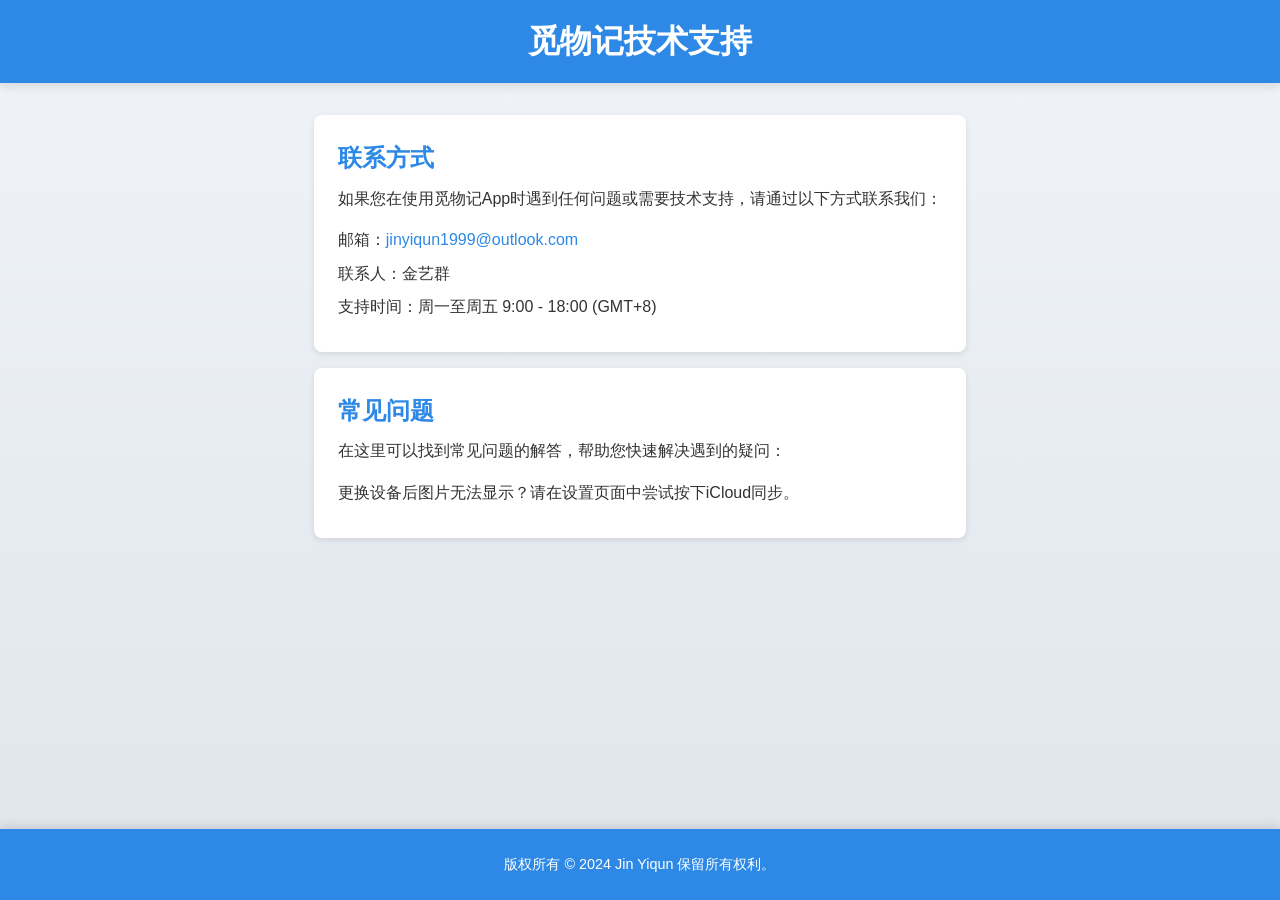
<file: index.html>
<!DOCTYPE html>  
<html lang="zh">  
<head>  
    <meta charset="UTF-8">  
    <meta name="viewport" content="width=device-width, initial-scale=1.0">  
    <title>觅物记技术支持</title>  
    <style>
        * {
            box-sizing: border-box;
            margin: 0;
            padding: 0;
        }
        
        body {
            font-family: Arial, sans-serif;
            background: linear-gradient(to bottom, #f0f4f8, #e0e5ec);
            color: #333;
            line-height: 1.6;
            display: flex;
            flex-direction: column;
            min-height: 100vh;
        }
        
        header {
            background-color: #2d89e5;
            color: white;
            padding: 1rem 0;
            text-align: center;
            box-shadow: 0px 4px 8px rgba(0, 0, 0, 0.1);
        }
        
        h1 {
            font-size: 2rem;
        }
        
        main {
            flex: 1;
            padding: 1rem;
            max-width: 800px;
            margin: 0 auto;
        }
        
        .contact-section, .faq-section {
            background: white;
            padding: 1.5rem;
            margin: 1rem 0;
            border-radius: 8px;
            box-shadow: 0 2px 6px rgba(0, 0, 0, 0.1);
        }
        
        h2 {
            font-size: 1.5rem;
            color: #2d89e5;
            margin-bottom: 0.5rem;
        }
        
        p {
            margin-bottom: 1rem;
        }
        
        ul {
            list-style-type: none;
        }
        
        ul li {
            margin-bottom: 0.5rem;
        }
        
        ul li a {
            color: #2d89e5;
            text-decoration: none;
        }
        
        ul li a:hover {
            text-decoration: underline;
        }
        
        footer {
            background-color: #2d89e5;
            color: white;
            text-align: center;
            padding: 1rem;
            font-size: 0.9rem;
            box-shadow: 0px -4px 8px rgba(0, 0, 0, 0.1);
        }
        
        footer p {
            margin: 0.5rem 0;
        }
        
        footer a {
            color: white;
            text-decoration: none;
            margin: 0 0.5rem;
        }
        
        footer a:hover {
            text-decoration: underline;
        }
        
        @media (max-width: 600px) {
            h1 {
                font-size: 1.5rem;
            }
        
            h2 {
                font-size: 1.25rem;
            }
        }
    </style>
</head>  
<body>  
    <header>  
        <h1>觅物记技术支持</h1>  
    </header>  
    <main>  
        <section class="contact-section">  
            <h2>联系方式</h2>  
            <p>如果您在使用觅物记App时遇到任何问题或需要技术支持，请通过以下方式联系我们：</p>  
            <ul>  
                <li>邮箱：<a href="mailto:jinyiqun1999@outlook.com">jinyiqun1999@outlook.com</a></li>  
                <li>联系人：金艺群</li>  
                <li>支持时间：周一至周五 9:00 - 18:00 (GMT+8)</li>  
            </ul>  
        </section>  

        <section class="faq-section">  
            <h2>常见问题</h2>  
            <p>在这里可以找到常见问题的解答，帮助您快速解决遇到的疑问：</p>  
            <ul>  
                <li>更换设备后图片无法显示？请在设置页面中尝试按下iCloud同步。</li>  
            </ul>  
        </section>  
    </main>  
    <footer>  
        <p>版权所有 &copy; 2024 Jin Yiqun 保留所有权利。</p>  
    </footer>  
</body>  
</html>
</file>
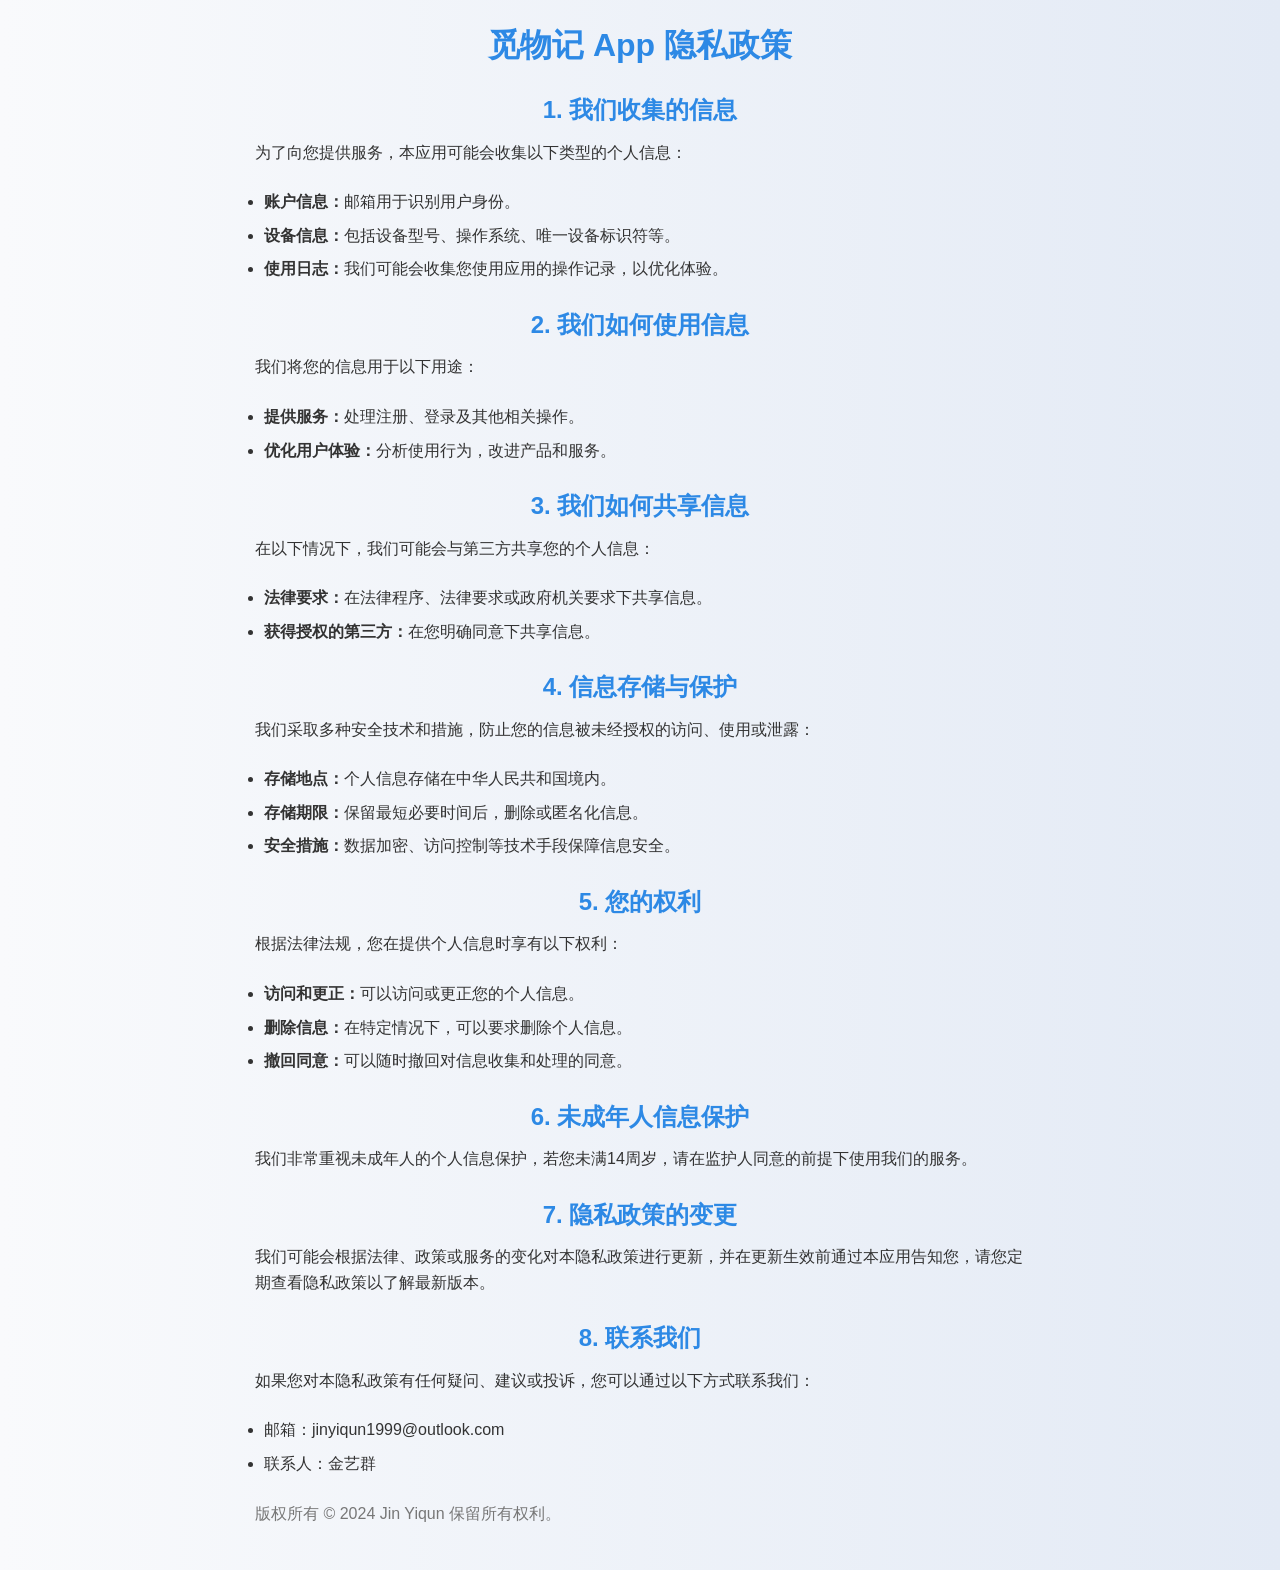
<file: privacy.html>
<!DOCTYPE html>
<html lang="zh">
<head>
    <meta charset="UTF-8">
    <meta name="viewport" content="width=device-width, initial-scale=1.0">
    <title>觅物记 App 隐私政策</title>
    <style>
        * {
            box-sizing: border-box;
            margin: 0;
            padding: 0;
            font-family: Arial, sans-serif;
        }

        body {
            background: linear-gradient(to right, #f9fafc, #e3eaf5);
            color: #333;
            line-height: 1.6;
            padding: 20px;
        }

        h1, h2 {
            color: #2d89e5;
            text-align: center;
            margin-bottom: 10px;
        }

        h1 {
            font-size: 2rem;
            margin-bottom: 20px;
        }

        h2 {
            font-size: 1.5rem;
            margin-top: 20px;
        }

        p, ul {
            max-width: 800px;
            margin: 0 auto 1.5rem auto;
            padding: 0 15px;
            text-align: left;
            font-size: 1rem;
        }

        ul {
            list-style-type: disc;
            padding-left: 1.5rem;
        }

        ul li {
            margin-bottom: 0.5rem;
        }

        footer {
            text-align: center;
            margin-top: 20px;
            font-size: 0.9rem;
            color: #777;
        }

        @media (max-width: 600px) {
            h1 {
                font-size: 1.8rem;
            }

            h2 {
                font-size: 1.2rem;
            }

            p, ul {
                font-size: 0.9rem;
            }
        }
    </style>
</head>
<body>
    <header>
        <h1>觅物记 App 隐私政策</h1>
    </header>

    <main>
        <section>
            <h2>1. 我们收集的信息</h2>
            <p>为了向您提供服务，本应用可能会收集以下类型的个人信息：</p>
            <ul>
                <li><strong>账户信息：</strong>邮箱用于识别用户身份。</li>
                <li><strong>设备信息：</strong>包括设备型号、操作系统、唯一设备标识符等。</li>
                <li><strong>使用日志：</strong>我们可能会收集您使用应用的操作记录，以优化体验。</li>
            </ul>
        </section>

        <section>
            <h2>2. 我们如何使用信息</h2>
            <p>我们将您的信息用于以下用途：</p>
            <ul>
                <li><strong>提供服务：</strong>处理注册、登录及其他相关操作。</li>
                <li><strong>优化用户体验：</strong>分析使用行为，改进产品和服务。</li>
            </ul>
        </section>

        <section>
            <h2>3. 我们如何共享信息</h2>
            <p>在以下情况下，我们可能会与第三方共享您的个人信息：</p>
            <ul>
                <li><strong>法律要求：</strong>在法律程序、法律要求或政府机关要求下共享信息。</li>
                <li><strong>获得授权的第三方：</strong>在您明确同意下共享信息。</li>
            </ul>
        </section>

        <section>
            <h2>4. 信息存储与保护</h2>
            <p>我们采取多种安全技术和措施，防止您的信息被未经授权的访问、使用或泄露：</p>
            <ul>
                <li><strong>存储地点：</strong>个人信息存储在中华人民共和国境内。</li>
                <li><strong>存储期限：</strong>保留最短必要时间后，删除或匿名化信息。</li>
                <li><strong>安全措施：</strong>数据加密、访问控制等技术手段保障信息安全。</li>
            </ul>
        </section>

        <section>
            <h2>5. 您的权利</h2>
            <p>根据法律法规，您在提供个人信息时享有以下权利：</p>
            <ul>
                <li><strong>访问和更正：</strong>可以访问或更正您的个人信息。</li>
                <li><strong>删除信息：</strong>在特定情况下，可以要求删除个人信息。</li>
                <li><strong>撤回同意：</strong>可以随时撤回对信息收集和处理的同意。</li>
            </ul>
        </section>

        <section>
            <h2>6. 未成年人信息保护</h2>
            <p>我们非常重视未成年人的个人信息保护，若您未满14周岁，请在监护人同意的前提下使用我们的服务。</p>
        </section>

        <section>
            <h2>7. 隐私政策的变更</h2>
            <p>我们可能会根据法律、政策或服务的变化对本隐私政策进行更新，并在更新生效前通过本应用告知您，请您定期查看隐私政策以了解最新版本。</p>
        </section>

        <section>
            <h2>8. 联系我们</h2>
            <p>如果您对本隐私政策有任何疑问、建议或投诉，您可以通过以下方式联系我们：</p>
            <ul>
                <li>邮箱：jinyiqun1999@outlook.com</li>
                <li>联系人：金艺群</li>
            </ul>
        </section>
    </main>

    <footer>
        <p>版权所有 &copy; 2024 Jin Yiqun 保留所有权利。</p>
    </footer>
</body>
</html>
</file>
